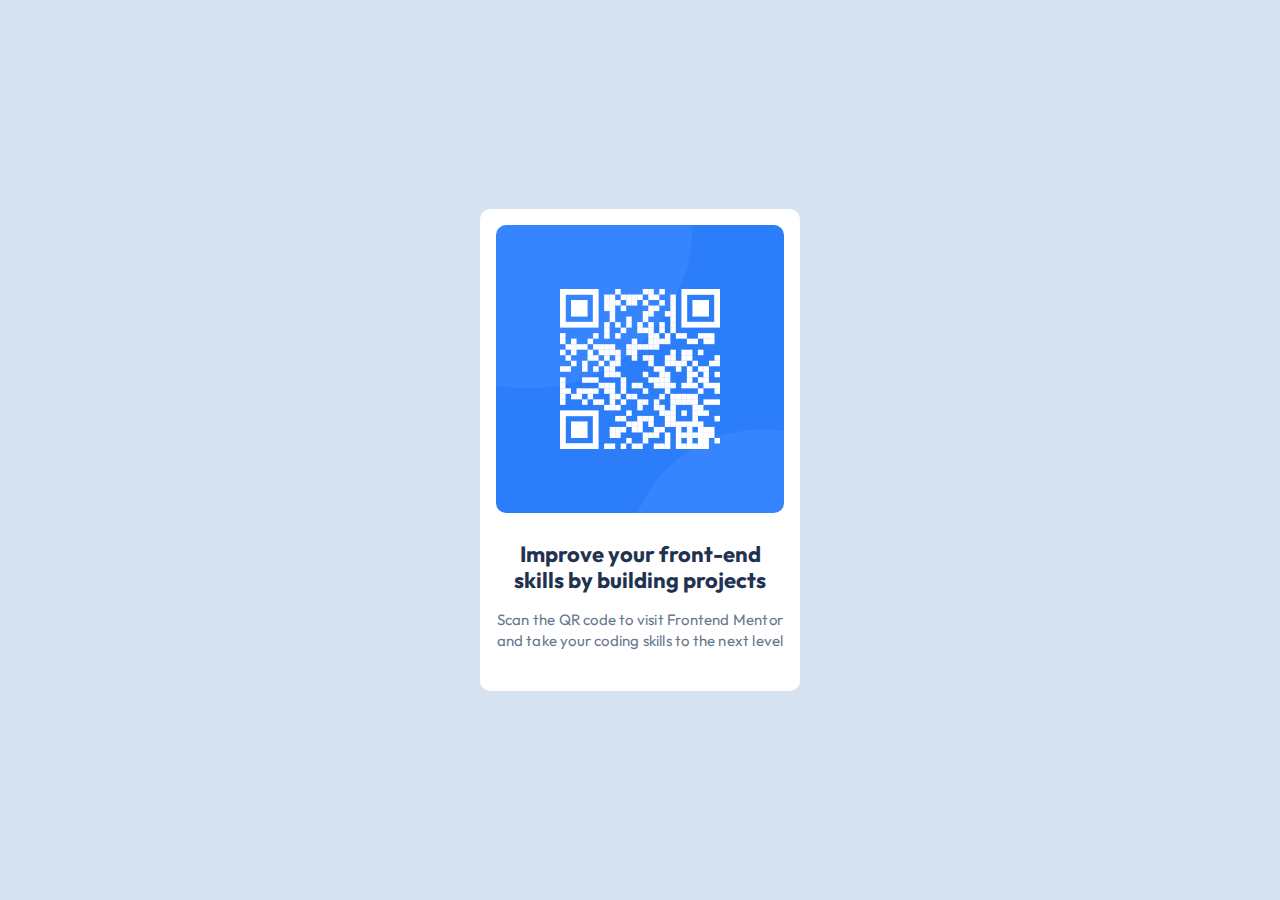
<file: 1)QR code component/index.html>
<!DOCTYPE html>
<html lang="en">
  <head>
    <meta charset="UTF-8" />
    <meta name="viewport" content="width=device-width, initial-scale=1.0" />
    <title>Document</title>
    <link rel="stylesheet" href="./css/style.css" />
    <link rel="preconnect" href="https://fonts.googleapis.com" />
    <link rel="preconnect" href="https://fonts.gstatic.com" crossorigin />
    <link
      href="https://fonts.googleapis.com/css2?family=Outfit:wght@100..900&display=swap"
      rel="stylesheet"
    />
    <link
      rel="shortcut icon"
      href="./img/favicon-32x32.png"
      type="image/x-icon"
    />
  </head>
  <body>
    <div class="card-wrapper">
      <div class="card">
        <img src="./img/image-qr-code.png" alt="qr_code" />
        <h1>Improve your front-end skills by building projects</h1>
        <p>
          Scan the QR code to visit Frontend Mentor and take your coding skills
          to the next level
        </p>
      </div>
    </div>
  </body>
</html>
</file>
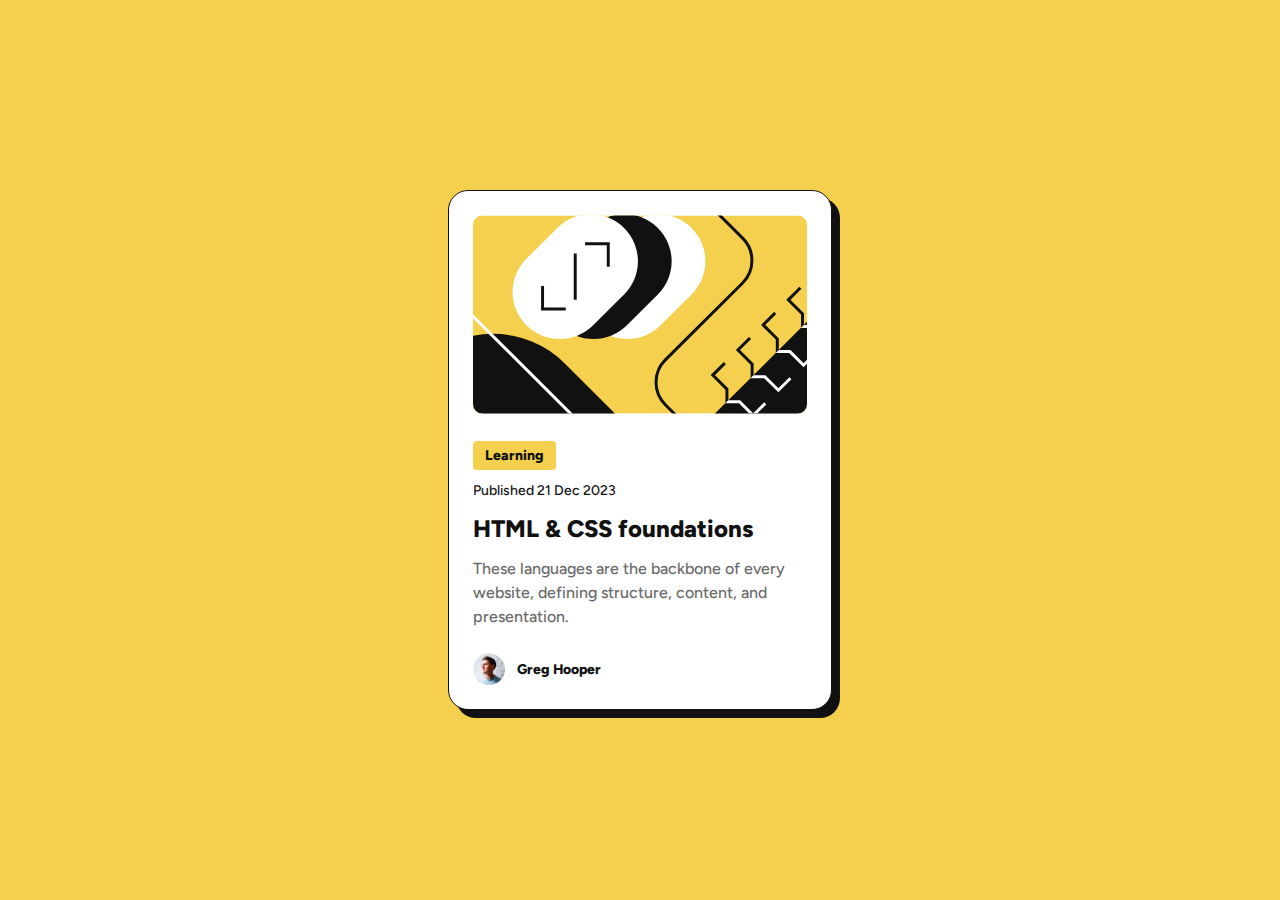
<file: 2)Blog preview card/index.html>
<!DOCTYPE html>
<html lang="en">
  <head>
    <meta charset="UTF-8" />
    <meta name="viewport" content="width=device-width, initial-scale=1.0" />
    <title>Blog preview card</title>
    <link rel="preconnect" href="https://fonts.googleapis.com" />
    <link rel="preconnect" href="https://fonts.gstatic.com" crossorigin />
    <link
      href="https://fonts.googleapis.com/css2?family=Figtree:ital,wght@0,300..900;1,300..900&display=swap"
      rel="stylesheet"
    />
    <link rel="stylesheet" href="./css/style.css" />
    <link
      rel="shortcut icon"
      href="./img/favicon-32x32.png"
      type="image/x-icon"
    />
  </head>
  <body>
    <div class="wrapper-card">
      <div class="card">
        <img
          class="card-img"
          src="./img/illustration-article.svg"
          alt="img card"
        />
        <div class="card-content">
          <span>Learning</span>
          <time datetime="2023-12-21">Published 21 Dec 2023</time>
          <h1>HTML & CSS foundations</h1>
          <p>
            These languages are the backbone of every website, defining
            structure, content, and presentation.
          </p>
        </div>
        <div class="card-footer">
          <img src="./img/image-avatar.webp" alt="person" />
          <p>Greg Hooper</p>
        </div>
      </div>
    </div>
  </body>
</html>
</file>
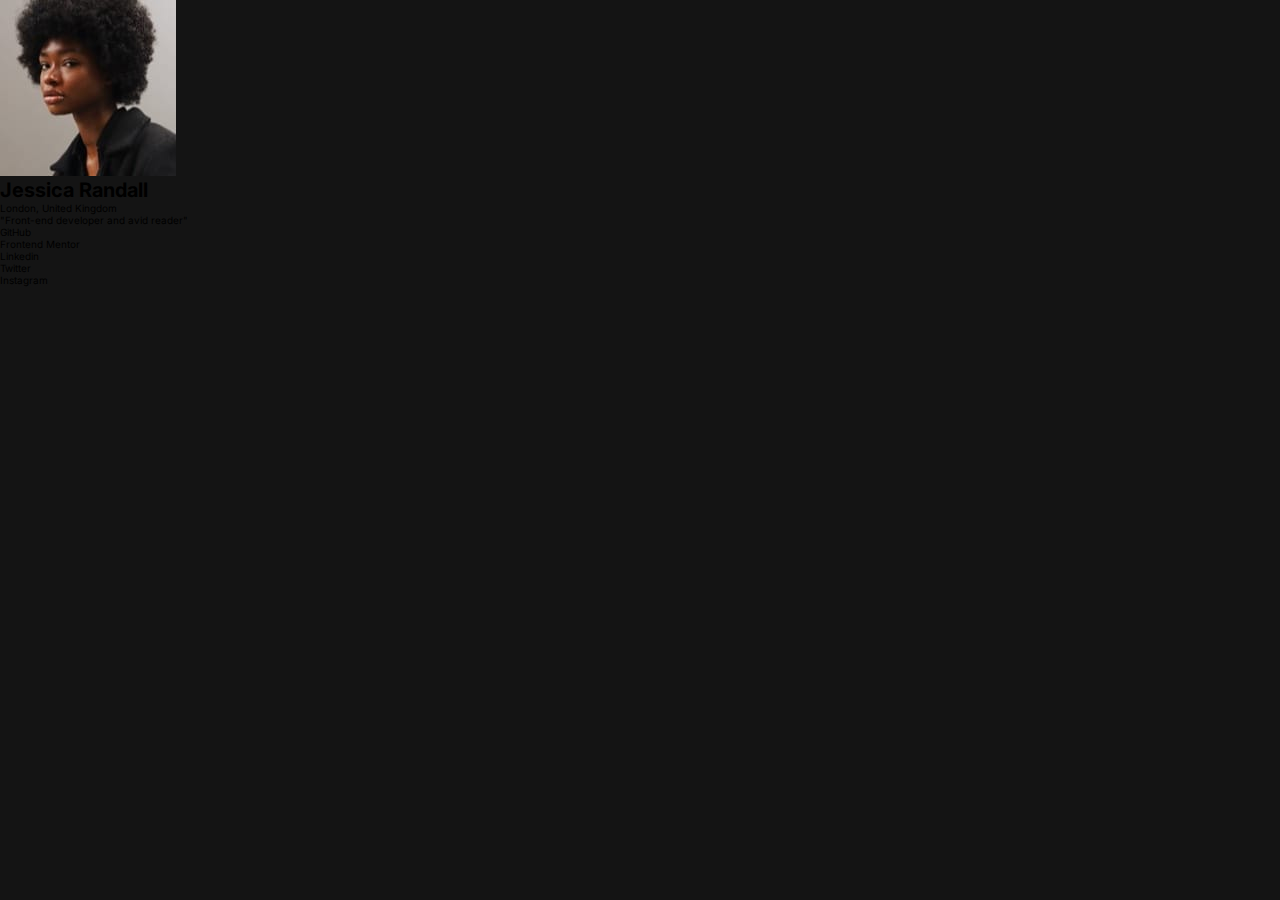
<file: 3)Social links profile/index.html>
<!DOCTYPE html>
<html lang="en">
  <head>
    <meta charset="UTF-8" />
    <meta name="viewport" content="width=device-width, initial-scale=1.0" />
    <title>Social links profile</title>
    <link rel="preconnect" href="https://fonts.googleapis.com" />
    <link rel="preconnect" href="https://fonts.gstatic.com" crossorigin />
    <link
      href="https://fonts.googleapis.com/css2?family=Inter:ital,opsz,wght@0,14..32,100..900;1,14..32,100..900&display=swap"
      rel="stylesheet"
    />
    <link rel="stylesheet" href="./css/style.css" />
  </head>
  <body>
    <div class="card">
      <img src="./img/avatar-jessica.jpeg" alt="jessica" />
      <h1>Jessica Randall</h1>
      <p class="card-green-text">London, United Kingdom</p>
      <p class="card-bio-text">"Front-end developer and avid reader"</p>
      <ul>
        <li>GitHub</li>
        <li>Frontend Mentor</li>
        <li>Linkedin</li>
        <li>Twitter</li>
        <li>Instagram</li>
      </ul>
    </div>
  </body>
</html>
</file>
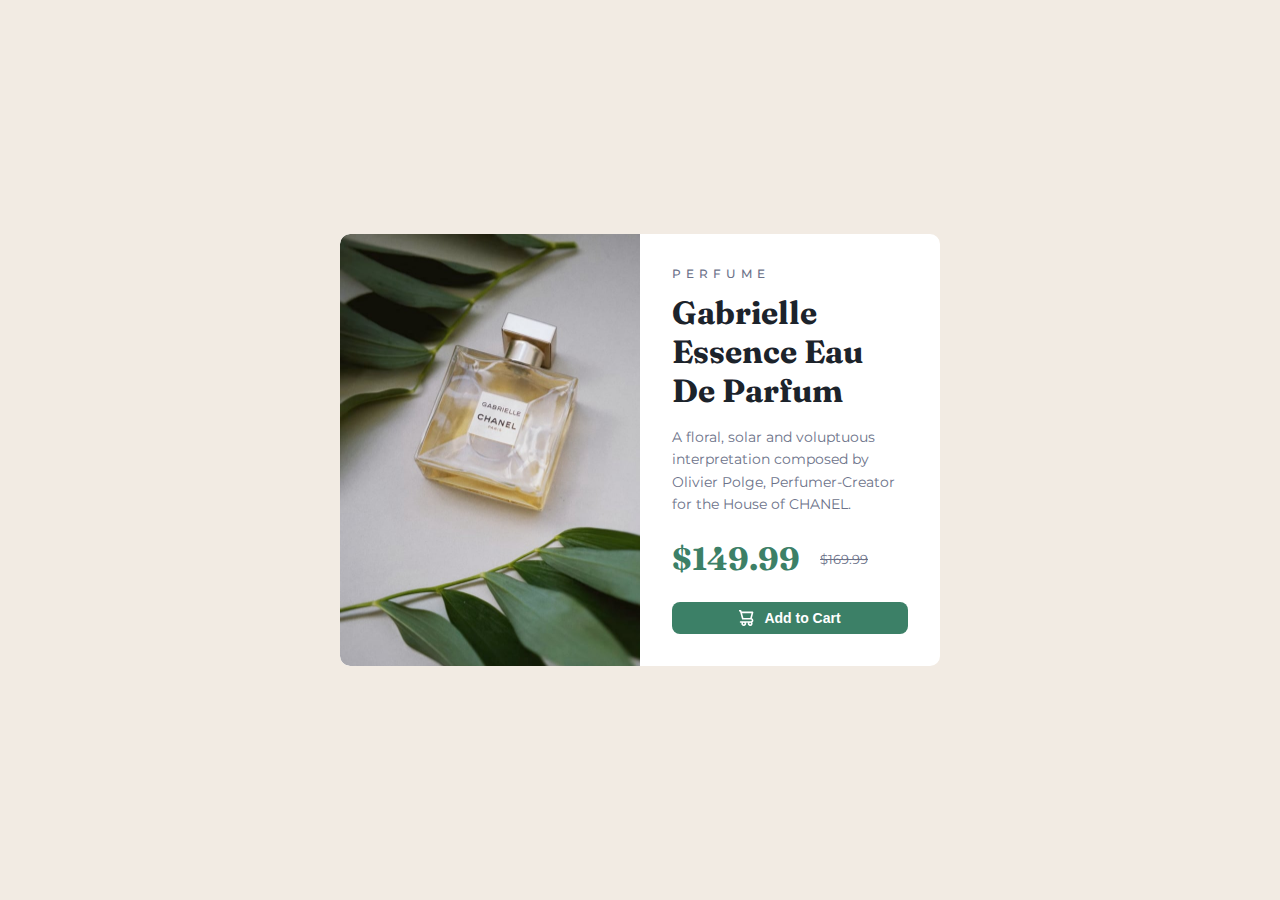
<file: 4)Product preview card component/index.html>
<!DOCTYPE html>
<html lang="en">
  <head>
    <meta charset="UTF-8" />
    <meta name="viewport" content="width=device-width, initial-scale=1.0" />
    <title>Product Preview Card</title>
    <link rel="preconnect" href="https://fonts.googleapis.com" />
    <link rel="preconnect" href="https://fonts.gstatic.com" crossorigin />
    <link
      href="https://fonts.googleapis.com/css2?family=Fraunces:ital,opsz,wght@0,9..144,100..900;1,9..144,100..900&family=Montserrat:ital,wght@0,100..900;1,100..900&display=swap"
      rel="stylesheet"
    />
    <link
      rel="shortcut icon"
      href="./img/favicon-32x32.png"
      type="image/x-icon"
    />
    <link rel="stylesheet" href="./css/style.css" />
  </head>
  <body>
    <div class="card">
      <div class="img-main"></div>
      <div class="content">
        <span>PERFUME</span>
        <h1 class="fraunces-font">Gabrielle Essence Eau De Parfum</h1>
        <p class="description">
          A floral, solar and voluptuous interpretation composed by Olivier
          Polge, Perfumer-Creator for the House of CHANEL.
        </p>
        <div class="prices">
          <p class="prices-new fraunces-font">$149.99</p>
          <p class="prices-old">$169.99</p>
        </div>
        <button>
          <img src="./img/icon-cart.svg" alt="icon cart" />Add to Cart
        </button>
      </div>
    </div>
  </body>
</html>
</file>
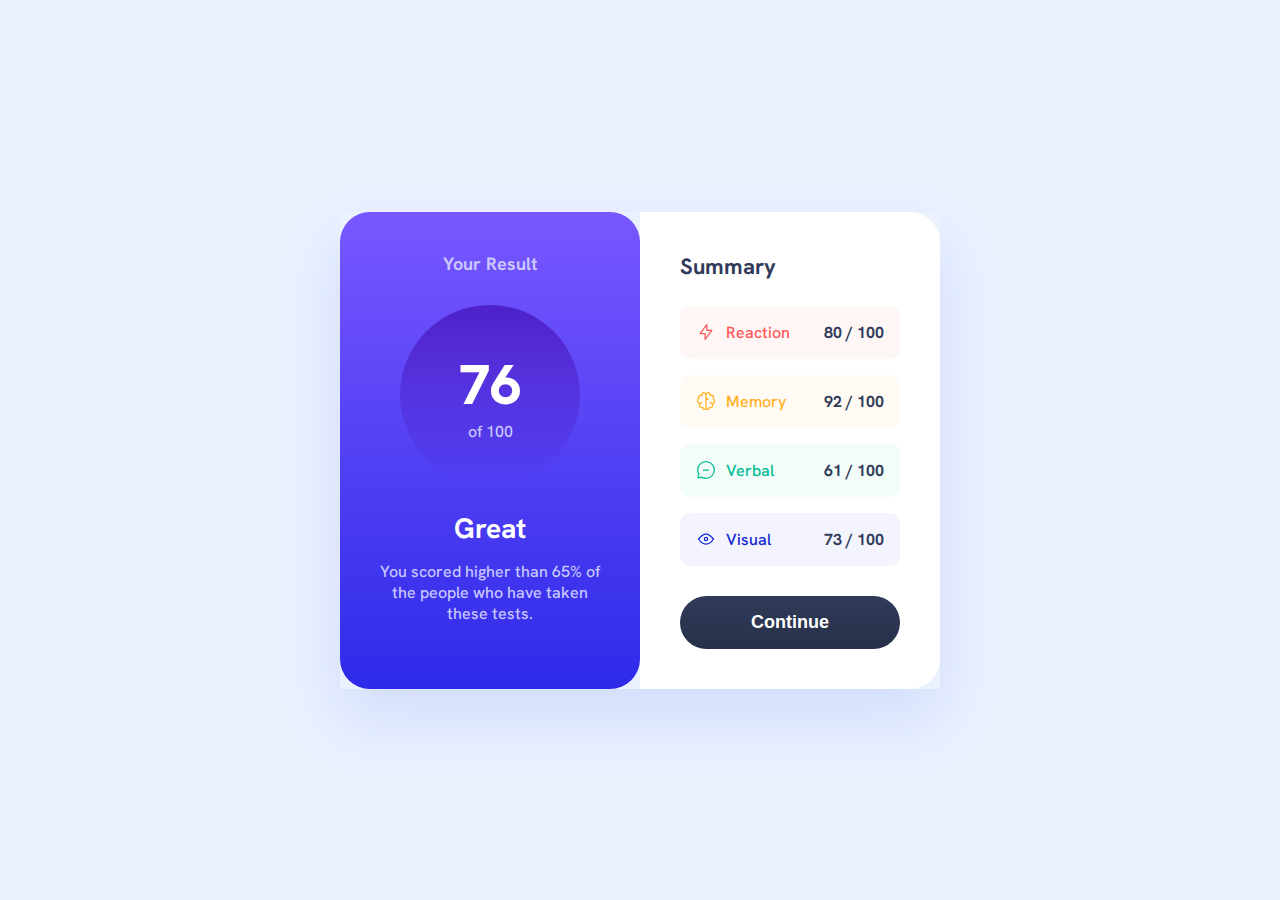
<file: 5)Results summary component/index.html>
<!DOCTYPE html>
<html lang="en">
  <head>
    <meta charset="UTF-8" />
    <meta name="viewport" content="width=device-width, initial-scale=1.0" />
    <link rel="preconnect" href="https://fonts.googleapis.com" />
    <link rel="preconnect" href="https://fonts.gstatic.com" crossorigin />
    <link
      href="https://fonts.googleapis.com/css2?family=Hanken+Grotesk:ital,wght@0,100..900;1,100..900&display=swap"
      rel="stylesheet"
    />
    <link
      rel="shortcut icon"
      href="./img/favicon-32x32.png"
      type="image/x-icon"
    />
    <title>Results summary component</title>
    <link rel="stylesheet" href="./css/style.css" />
  </head>
  <body>
    <div class="card">
      <section class="card-result">
        <h2>Your Result</h2>
        <div class="card-result-cercle">
          <p class="number-top">76</p>
          <p class="number-bot">of 100</p>
        </div>
        <h1>Great</h1>
        <p class="description">
          You scored higher than 65% of the people who have taken these tests.
        </p>
      </section>
      <section class="card-summary">
        <h2>Summary</h2>
        <!-- <ul>
          <li class="reaction">
            <img src="./img/icon-reaction.svg" alt="logo" />
            <p>Reaction</p>
            <span>80 / 100</span>
          </li>
          <li class="memory">
            <img src="./img/icon-memory.svg" alt="logo" /> Memory - 92 / 100
          </li>
          <li class="verbal">
            <img src="./img/icon-verbal.svg" alt="logo" />Verbal - 61 / 100
          </li>
          <li class="visual">
            <img src="./img/icon-visual.svg" alt="logo" />Visual - 73 / 100
          </li>
        </ul> -->
        <ul>
          <li class="reaction">
            <div class="left">
              <img src="./img/icon-reaction.svg" alt="reaction" />
              <span>Reaction</span>
            </div>
            <span>80 / 100</span>
          </li>

          <li class="memory">
            <div class="left">
              <img src="./img/icon-memory.svg" alt="memory" />
              <span>Memory</span>
            </div>
            <span>92 / 100</span>
          </li>

          <li class="verbal">
            <div class="left">
              <img src="./img/icon-verbal.svg" alt="verbal" />
              <span>Verbal</span>
            </div>
            <span>61 / 100</span>
          </li>

          <li class="visual">
            <div class="left">
              <img src="./img/icon-visual.svg" alt="visual" />
              <span>Visual</span>
            </div>
            <span>73 / 100</span>
          </li>
        </ul>
        <button>Continue</button>
      </section>
    </div>
  </body>
</html>
</file>
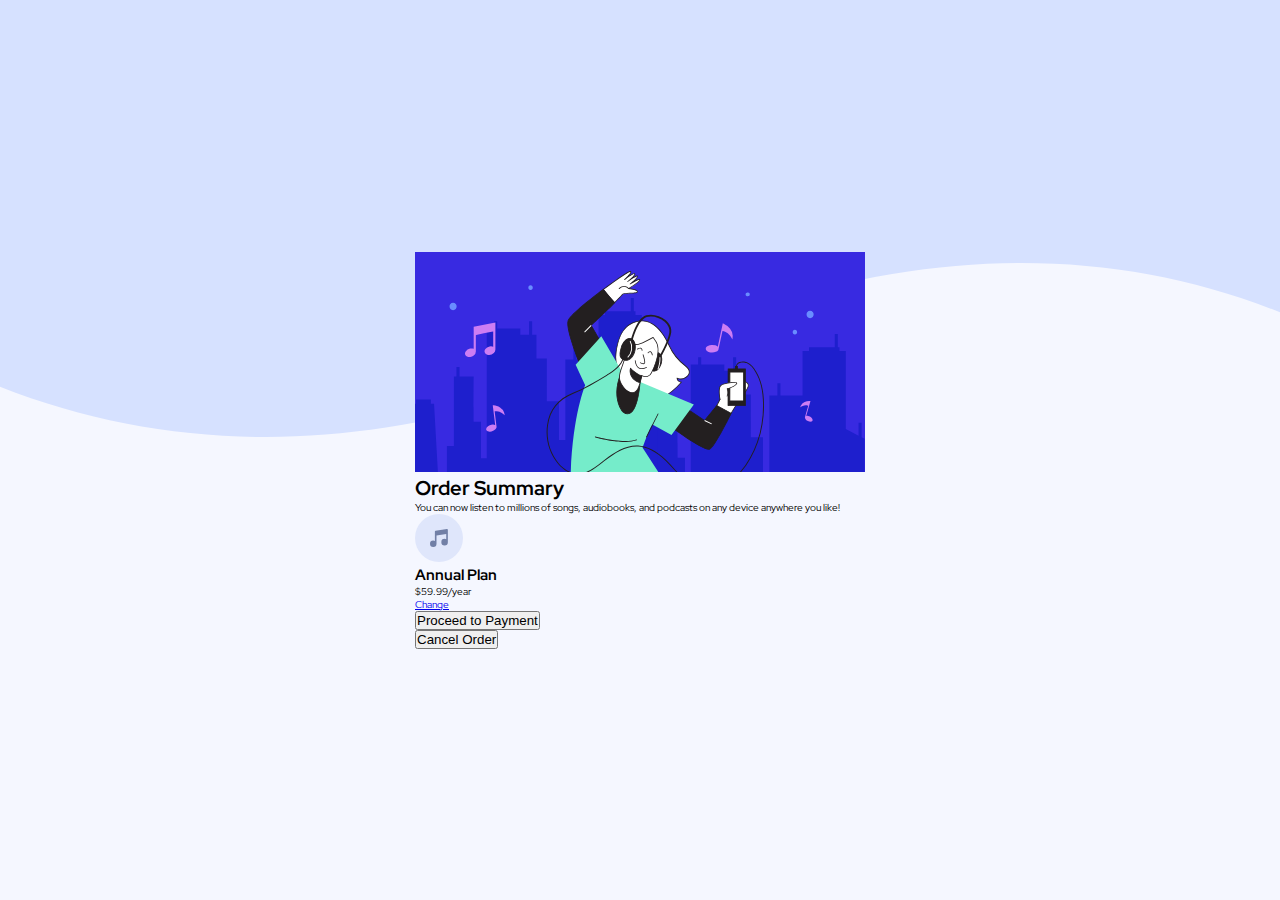
<file: Order summary component/index.html>
<!DOCTYPE html>
<html lang="en">
  <head>
    <meta charset="UTF-8" />
    <meta name="viewport" content="width=device-width, initial-scale=1.0" />
    <title>Order summary component</title>
    <link
      rel="shortcut icon"
      href="./img/favicon-32x32.png"
      type="image/x-icon"
    />
    <link rel="preconnect" href="https://fonts.googleapis.com" />
    <link rel="preconnect" href="https://fonts.gstatic.com" crossorigin />
    <link
      href="https://fonts.googleapis.com/css2?family=Red+Hat+Display:ital,wght@0,300..900;1,300..900&display=swap"
      rel="stylesheet"
    />
    <link rel="stylesheet" href="./css/style.css" />
  </head>
  <body>
    <div class="card">
      <img src="./img/illustration-hero.svg" alt="Logo illu" />
      <div class="card-content">
        <h1>Order Summary</h1>
        <p>
          You can now listen to millions of songs, audiobooks, and podcasts on
          any device anywhere you like!
        </p>
      </div>
      <div class="card-plan">
        <img src="./img/icon-music.svg" alt="logo musique" />
        <div class="card-plan-two">
          <h2>Annual Plan</h2>
          <p>$59.99/year</p>
        </div>
        <a href="#">Change</a>
      </div>
      <button>Proceed to Payment</button>
      <button>Cancel Order</button>
    </div>
  </body>
</html>
</file>
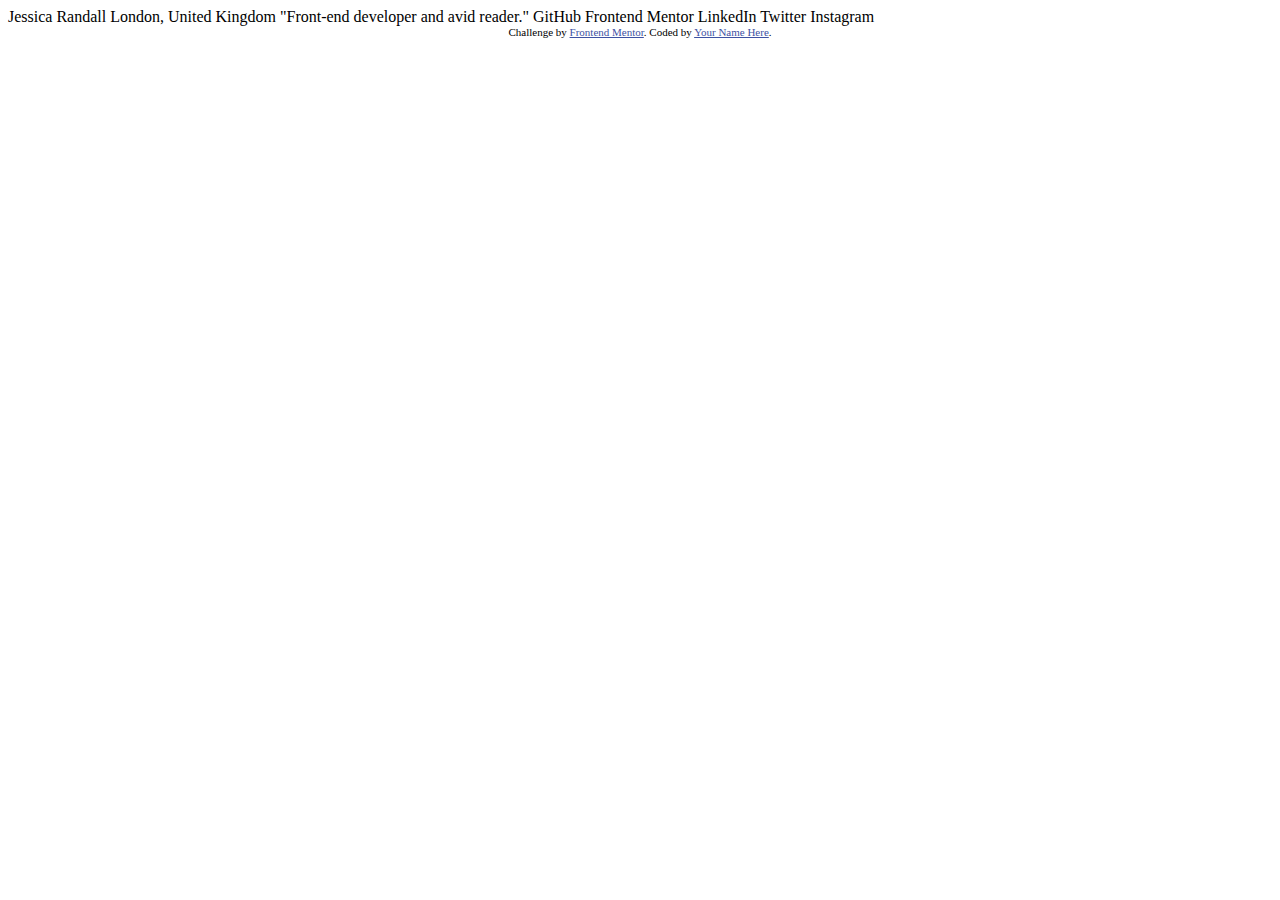
<file: 3)Social links profile/TMP DOC/index.html>
<!DOCTYPE html>
<html lang="en">
<head>
  <meta charset="UTF-8">
  <meta name="viewport" content="width=device-width, initial-scale=1.0"> <!-- displays site properly based on user's device -->

  <link rel="icon" type="image/png" sizes="32x32" href="./assets/images/favicon-32x32.png">
  
  <title>Frontend Mentor | Social links profile</title>

  <!-- Feel free to remove these styles or customise in your own stylesheet 👍 -->
  <style>
    .attribution { font-size: 11px; text-align: center; }
    .attribution a { color: hsl(228, 45%, 44%); }
  </style>
</head>
<body>

  Jessica Randall
  London, United Kingdom
  "Front-end developer and avid reader."

  GitHub
  Frontend Mentor
  LinkedIn
  Twitter
  Instagram
  
  <div class="attribution">
    Challenge by <a href="https://www.frontendmentor.io?ref=challenge" target="_blank">Frontend Mentor</a>. 
    Coded by <a href="#">Your Name Here</a>.
  </div>
</body>
</html>
</file>
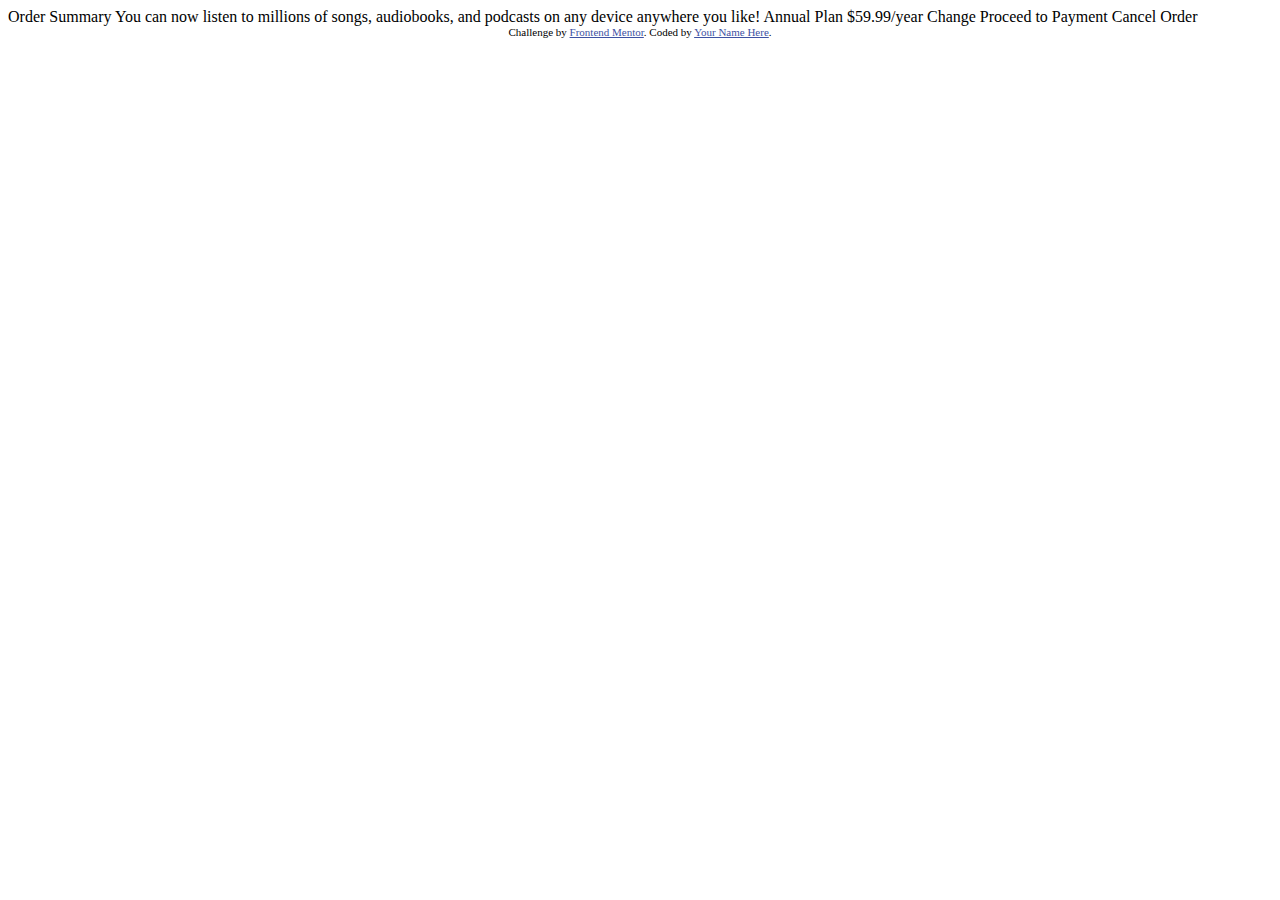
<file: Order summary component/tmp/order-summary-component-main/index.html>
<!DOCTYPE html>
<html lang="en">
<head>
  <meta charset="UTF-8">
  <meta name="viewport" content="width=device-width, initial-scale=1.0"> <!-- displays site properly based on user's device -->

  <link rel="icon" type="image/png" sizes="32x32" href="./images/favicon-32x32.png">
  
  <title>Frontend Mentor | Order summary card</title>

  <!-- Feel free to remove these styles or customise in your own stylesheet 👍 -->
  <style>
    .attribution { font-size: 11px; text-align: center; }
    .attribution a { color: hsl(228, 45%, 44%); }
  </style>
</head>
<body>

  Order Summary

  You can now listen to millions of songs, audiobooks, and podcasts on any 
  device anywhere you like!

  Annual Plan
  $59.99/year

  Change

  Proceed to Payment
  Cancel Order
  
  <div class="attribution">
    Challenge by <a href="https://www.frontendmentor.io?ref=challenge" target="_blank">Frontend Mentor</a>. 
    Coded by <a href="#">Your Name Here</a>.
  </div>
</body>
</html>
</file>
<file: 1)QR code component/css/style.css>
:root {
  --bg-card: hsl(0, 0%, 100%);
  --slate300: hsl(212, 45%, 89%);
  --slate500: hsl(216, 15%, 48%);
  --slate900: hsl(218, 44%, 22%);
  font-size: 10px;
}

* {
  margin: 0;
  padding: 0;
  box-sizing: border-box;
}

body {
  height: 100vh;
  background: var(--slate300);
  font-size: 1.5rem;
  display: flex;
  justify-content: center;
  align-items: center;
  font-family: "Outfit", sans-serif;
}

.card {
  padding: 1.6rem;
  width: 32rem;
  padding: 1.6rem 1.6rem 0 1.6rem;
  background: var(--bg-card);
  border-radius: 1rem;
}

.card img {
  width: 100%;
  border-radius: 1rem;
  margin-bottom: 2.4rem;
}

.card h1 {
  font-size: 2.2rem;
  letter-spacing: 0rem;
  line-height: 120%;
  color: var(--slate900);
  font-weight: bold;
  text-align: center;
  margin-bottom: 1.6rem;
}

.card p {
  color: var(--slate500);
  line-height: 140%;
  letter-spacing: 0.2px;
  text-align: center;
  padding-bottom: 4rem;
}
</file>
<file: 3)Social links profile/css/style.css>
:root {
  --green: hsl(75, 94%, 57%);
  --white: hsl(0, 0%, 100%);
  --grey700: hsl(0, 0%, 20%);
  --grey800: hsl(0, 0%, 12%);
  --grey900: hsl(0, 0%, 8%);
  font-size: 10px;
}

* {
  margin: 0;
  padding: 0;
  box-sizing: border-box;
}

body {
  min-height: 100vh;
  font-family: "Inter", sans-serif;
  background: var(--grey900);
}
</file>
<file: 4)Product preview card component/css/style.css>
:root {
  font-size: 10px;
  --white: hsl(0, 0%, 100%);
  --cream: hsl(30, 38%, 92%);
  --grey: hsl(228, 12%, 48%);
  --black: hsl(212, 21%, 14%);
  --green500: hsl(158, 36%, 37%);
  --green700: hsl(158, 42%, 18%);
}

* {
  margin: 0;
  padding: 0;
  box-sizing: border-box;
}

body {
  font-family: "Montserrat", sans-serif;
  background: var(--cream);
  min-height: 100vh;
  display: flex;
  justify-content: center;
  align-items: center;
}

/* Classe generique */

.fraunces-font {
  font-family: "Fraunces", serif;
  font-size: 3.2rem;
  font-weight: 700;
}

/* Card */

.card {
  width: 34rem;
  background: var(--white);
  border-radius: 1rem;
  overflow: hidden;
}

/* Card img */
.img-main {
  background: url(../img/image-product-mobile.jpg) center center/cover;
  height: 24rem;
  border-radius: 1rem 1rem 0 0;
}

/* Content */
.content {
  padding: 3.2rem;
}

.content span {
  display: block;
  margin-bottom: 1.2rem;
  text-transform: uppercase;
  letter-spacing: 0.5rem;
  font-size: 1.2rem;
  color: var(--grey);
  font-weight: 500;
}

.content h1 {
  margin-bottom: 1.6rem;
  color: var(--black);
}

.content .description {
  margin-bottom: 2.4rem;
  font-size: 1.4rem;
  line-height: 1.6;
  color: var(--grey);
}

.content .prices {
  display: flex;
  align-items: center;
  gap: 2rem;
  margin-bottom: 2.4rem;
}

.content .prices .prices-new {
  color: var(--green500);
}

.content .prices .prices-old {
  text-decoration: line-through;
  font-size: 1.3rem;
  color: var(--grey);
}

.content button {
  width: 100%;
  background: var(--green500);
  padding: 0.8rem;
  border-radius: 0.8rem;
  border: none;
  cursor: pointer;
  color: var(--white);
  font-weight: 700;
  font-size: 1.4rem;
  display: flex;
  gap: 1rem;
  justify-content: center;
  align-items: center;
  transition: 0.3s;
}

.content button:hover {
    background: var(--green700);
}

@media (min-width: 600px) {
    .card {
        display: flex;
        flex-direction: row;
        width: 60rem;
    }

    .img-main {
        background: url(../img/image-product-desktop.jpg) center center/cover;
        width: 50%;
        height: auto;
        border-radius: 1rem 0 0 1rem ;
    }

    .content {
        width: 50%;
    }
}
</file>
<file: 5)Results summary component/css/style.css>
:root {
  /* Primary */
  --lightred: hsl(0, 100%, 67%);
  --orangeyyellow: hsl(39, 100%, 56%);
  --greenteal: hsl(166, 100%, 37%);
  --cobaltblue: hsl(234, 85%, 45%);

  /* gradients */
  --lightslateblue: hsl(252, 100%, 67%);
  --lightroyalblue: hsl(241, 81%, 54%);
  --violetblue: hsla(256, 72%, 46%, 1);
  --persianblue: hsla(241, 72%, 46%, 0);

  /* neutral */
  --white: hsl(0, 0%, 100%);
  --paleblue: hsl(221, 100%, 96%);
  --lightlavender: hsl(241, 100%, 89%);
  --darkgrayblue: hsl(224, 30%, 27%);

  font-size: 10px;
}

* {
  margin: 0;
  padding: 0;
  box-sizing: border-box;
}

body {
  font-family: "Hanken Grotesk", sans-serif;
  min-height: 100vh;
  display: flex;
  justify-content: center;
  align-items: center;
  background: var(--paleblue);
}

ul {
  list-style: none;
}

.card {
  display: flex;
  flex-direction: row;
  width: 60rem;
  overflow: hidden;
 box-shadow: 0 30px 60px rgba(61, 108, 236, 0.15);

}

/* Partie gauche */

.card-result {
  width: 50%;
  border-radius: 3rem 3rem 3rem 3rem;
  padding: 4rem;
  background: linear-gradient(
    to bottom,
    hsl(252, 100%, 67%),
    hsl(241, 81%, 54%)
  );
  text-align: center;
}

.card-result h2 {
  font-size: 1.8rem;
  font-weight: 700;
  color: var(--lightlavender);
  margin-bottom: 3rem;
}

.card-result-cercle {
  height: 18rem;
  width: 18rem;
  margin: auto;
  display: flex;
  flex-direction: column;
  justify-content: center;
  align-items: center;
  background: linear-gradient(
    to bottom,
    hsla(256, 72%, 46%, 1),
    hsla(241, 72%, 46%, 0)
  );
  border-radius: 100%;
  margin-bottom: 2.5rem;
}

.card-result-cercle .number-top {
  font-size: 5.6rem;
  font-weight: 800;
  color: var(--white);
}

.card-result-cercle .number-bot {
  font-size: 1.6rem;
  font-weight: 500;
  color: var(--lightlavender);
}

.card-result h1 {
  font-size: 2.8rem;
  font-weight: 700;
  color: var(--white);
  margin-bottom: 1.5rem;
}

.card-result .description {
  font-size: 1.6rem;
  font-weight: 500;
  color: var(--lightlavender);
}
/* Partie droite */

.card-summary {
  width: 50%;
  display: flex;
  flex-direction: column;
  background: var(--white);
  border-radius: 0 3rem 3rem 0;
  padding: 4rem;
}

.card-summary h2 {
  font-size: 2.2rem;
  font-weight: 700;
  color: var(--darkgrayblue);
  margin-bottom: 2.5rem;
}

.card-summary ul {
  font-size: 1.6rem;
  font-weight: 500;
  width: 100%;
  gap: 1.6rem;
  display: flex;
  flex-direction: column;
  justify-content: center;
}

.card-summary ul li {
  padding: 1.6rem;
  border-radius: 1rem;
  display: flex;
  align-items: center;
  justify-content: space-between;
}

.card-summary ul .reaction {
  color: var(--lightred);
  background-color: color-mix(in srgb, var(--lightred) 5%, transparent);
}

.card-summary ul .memory {
  color: var(--orangeyyellow);
  background-color: color-mix(in srgb, var(--orangeyyellow) 5%, transparent);
}

.card-summary ul .verbal {
  color: var(--greenteal);
  background-color: color-mix(in srgb, var(--greenteal) 5%, transparent);
}

.card-summary ul .visual {
  color: var(--cobaltblue);
  background-color: color-mix(in srgb, var(--cobaltblue) 5%, transparent);
}

.card-summary button {
  font-size: 1.8rem;
  font-weight: 700;
  color: var(--white);
  padding: 1.6rem;
  border-radius: 3rem;
  margin-top: 3rem;
  background: linear-gradient(
    to bottom,
    hsl(224, 30%, 27%),
    hsl(224, 30%, 22%)
  );
  border: none;
  transition: background 0.3s ease;
  cursor: pointer;
}

.card-summary button:hover {
  background: linear-gradient(
    to bottom,
    hsl(252, 100%, 67%),
    hsl(241, 81%, 54%)
  );
}

.left {
  display: flex;
  align-items: center;
  gap: 1rem;
}

.card-summary ul li > span {
  color: var(--darkgrayblue);
  font-weight: 700;
}
</file>
<file: Order summary component/css/style.css>
:root {
  --blue50: hsl(225, 100%, 98%);
  --blue100: hsl(225, 100%, 94%);
  --blue700: hsl(245, 75%, 52%);
  --blue950: hsl(223, 47%, 23%);
  --gray600: hsl(224, 23%, 55%);

  font-size: 10px;
}

* {
  margin: 0;
  padding: 0;
  box-sizing: border-box;
}

body {
  height: 100vh;
  background: var(--blue50) url(../img/pattern-background-desktop.svg) no-repeat
    top center;
  display: flex;
  justify-content: center;
  align-items: center;
  font-family: "Red Hat Display", sans-serif;
}

button {
  display: block;
}
</file>
<file: 2)Blog preview card/css/style.css>
/* reset general */
:root {
  --yellow: #f4d04e;
  --gray-950: #111111;
  --gray-500: #6b6b6b;
  --white: #ffffff;
  font-size: 10px;
}

* {
  margin: 0;
  padding: 0;
  box-sizing: border-box;
}

body {
  font-family: "Figtree", sans-serif;
  height: 100vh;
  background: var(--yellow);
  display: flex;
  justify-content: center;
  align-items: center;
}

.wrapper-card {
  width: 38.4rem;
  background: var(--white);
  border-radius: 2rem;
  border: 0.1rem solid var(--gray-950);
  box-shadow: 0.8rem 0.8rem 0 0 var(--gray-950);
}

.card {
  padding: 2.4rem;
}

.card-img {
  width: 100%;
  margin-bottom: 2.4rem;
  border-radius: 1rem;
}

.card-content {
  margin-bottom: 2.4rem;
  display: flex;
  flex-direction: column;
  gap: 1rem;
}

.card-content span {
  align-self: flex-start;
  font-weight: 800;
  font-size: 1.4rem;
  line-height: 150%;
  letter-spacing: 0rem;
  padding: 0.4rem 1.2rem;
  border-radius: 0.4rem;
  background: var(--yellow);
  color: var(--gray-950);
}

.card-content time {
  font-size: 1.4rem;
  line-height: 150%;
  font-weight: 500;
  color: var(--gray-950);
}

.card-content h1 {
  font-size: 2.4rem;
  line-height: 150%;
  color: var(--gray-950);
  font-weight: 800;
}

.card-content p {
  font-size: 1.6rem;
  line-height: 150%;
  font-weight: 500;
  color: var(--gray-500);
}

.card-footer {
  display: flex;
  align-items: center;
}

.card-footer img {
  height: 3.2rem;
  width: 3.2rem;
  margin-right: 1.2rem;
}

.card-footer p {
  font-size: 1.4rem;
  font-weight: 800;
  line-height: 150%;
  color: var(--gray-950);
}
</file>
